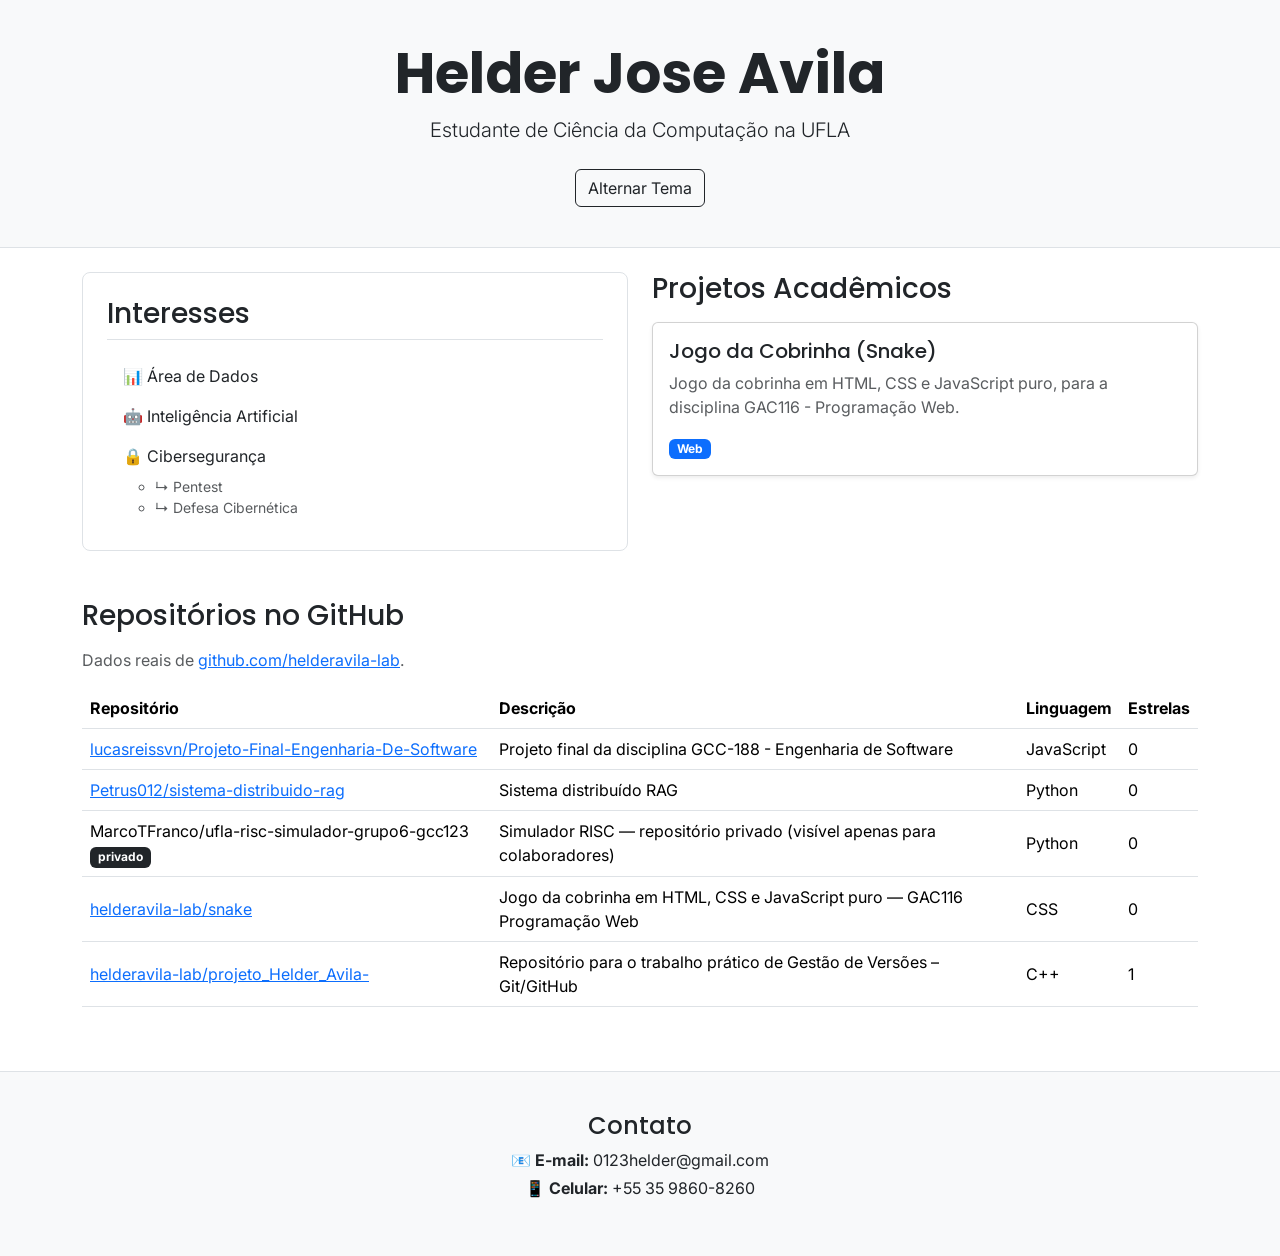
<file: index.html>
<!DOCTYPE html>
<html lang="pt-BR">
<head>
    <meta charset="UTF-8">
    <meta name="viewport" content="width=device-width, initial-scale=1.0">
    <title>Helder Jose Avila - Página Pessoal</title>

    <link href="https://cdn.jsdelivr.net/npm/bootstrap@5.3.3/dist/css/bootstrap.min.css" rel="stylesheet">

    <link rel="preconnect" href="https://fonts.googleapis.com">
    <link rel="preconnect" href="https://fonts.gstatic.com" crossorigin>
    <link href="https://fonts.googleapis.com/css2?family=Poppins:wght@600;700;800&family=Inter:wght@400;500;600&display=swap" rel="stylesheet">

    <link rel="stylesheet" href="css/style.css">
</head>
<body>

    <header class="text-center border-bottom mb-4">
        <div class="container">
            <h1 class="display-4 fw-bold">Helder Jose Avila</h1>
            <p class="lead">Estudante de Ciência da Computação na UFLA</p>
            <button id="toggle-theme" class="btn btn-outline-dark mt-2">Alternar Tema</button>
        </div>
    </header>

    <main class="container">
        <div class="row g-4">

            <section id="interesses" class="col-md-6">
                <div class="p-4 border rounded-3 h-100">
                    <h2 class="h3 border-bottom pb-2">Interesses</h2>
                    <ul class="list-group list-group-flush mt-3">
                        <li class="list-group-item bg-transparent border-0">📊 Área de Dados</li>
                        <li class="list-group-item bg-transparent border-0">🤖 Inteligência Artificial</li>
                        <li class="list-group-item bg-transparent border-0">
                            🔒 Cibersegurança
                            <ul class="mt-2 mb-0">
                                <li class="text-muted small">↳ Pentest</li>
                                <li class="text-muted small">↳ Defesa Cibernética</li>
                            </ul>
                        </li>
                    </ul>
                </div>
            </section>

            <section id="projetos" class="col-md-6">
                <h2 class="h3 mb-3">Projetos Acadêmicos</h2>

                <article class="card mb-3 shadow-sm">
                    <div class="card-body">
                        <h3 class="h5 card-title">Jogo da Cobrinha (Snake)</h3>
                        <p class="card-text text-muted">Jogo da cobrinha em HTML, CSS e JavaScript puro, para a disciplina GAC116 - Programação Web.</p>
                        <span class="badge bg-primary">Web</span>
                    </div>
                </article>
            </section>

        </div>

        <section id="repositorios" class="mt-5">
            <h2 class="h3 mb-3">Repositórios no GitHub</h2>
            <p class="text-muted">Dados reais de <a href="https://github.com/helderavila-lab" target="_blank" rel="noopener">github.com/helderavila-lab</a>.</p>
            <div class="table-responsive">
                <table class="table table-hover align-middle">
                    <thead>
                        <tr>
                            <th scope="col">Repositório</th>
                            <th scope="col">Descrição</th>
                            <th scope="col">Linguagem</th>
                            <th scope="col">Estrelas</th>
                        </tr>
                    </thead>
                    <tbody>
                        <tr>
                            <td><a href="https://github.com/lucasreissvn/Projeto-Final-Engenharia-De-Software" target="_blank" rel="noopener">lucasreissvn/Projeto-Final-Engenharia-De-Software</a></td>
                            <td>Projeto final da disciplina GCC-188 - Engenharia de Software</td>
                            <td>JavaScript</td>
                            <td>0</td>
                        </tr>
                        <tr>
                            <td><a href="https://github.com/Petrus012/sistema-distribuido-rag" target="_blank" rel="noopener">Petrus012/sistema-distribuido-rag</a></td>
                            <td>Sistema distribuído RAG</td>
                            <td>Python</td>
                            <td>0</td>
                        </tr>
                        <tr>
                            <td>MarcoTFranco/ufla-risc-simulador-grupo6-gcc123 <span class="badge bg-dark">privado</span></td>
                            <td>Simulador RISC — repositório privado (visível apenas para colaboradores)</td>
                            <td>Python</td>
                            <td>0</td>
                        </tr>
                        <tr>
                            <td><a href="https://github.com/helderavila-lab/snake" target="_blank" rel="noopener">helderavila-lab/snake</a></td>
                            <td>Jogo da cobrinha em HTML, CSS e JavaScript puro — GAC116 Programação Web</td>
                            <td>CSS</td>
                            <td>0</td>
                        </tr>
                        <tr>
                            <td><a href="https://github.com/helderavila-lab/projeto_Helder_Avila-" target="_blank" rel="noopener">helderavila-lab/projeto_Helder_Avila-</a></td>
                            <td>Repositório para o trabalho prático de Gestão de Versões – Git/GitHub</td>
                            <td>C++</td>
                            <td>1</td>
                        </tr>
                    </tbody>
                </table>
            </div>
        </section>
    </main>

    <footer class="mt-5 border-top">
        <div class="container text-center">
            <h2 class="h4">Contato</h2>
            <p class="mb-1">📧 <strong>E-mail:</strong> 0123helder@gmail.com</p>
            <p>📱 <strong>Celular:</strong> +55 35 9860-8260</p>
        </div>
    </footer>

    <script src="js/theme.js"></script>
</body>
</html>
</file>
<file: css/style.css>
/* Transição suave para a troca de cores */
body {
    font-family: 'Inter', -apple-system, BlinkMacSystemFont, sans-serif;
    transition: background-color 0.3s ease, color 0.3s ease;
}

h1, h2, h3, h4, h5, h6 {
    font-family: 'Poppins', -apple-system, BlinkMacSystemFont, sans-serif;
}

/* Definições do Tema Escuro (Azul Marinho) */
body.tema-escuro {
    background-color: #0a1929 !important;
    color: #e8eef5 !important;
}

/* Ajuste dos cards no modo escuro */
body.tema-escuro .card {
    background-color: #0f2942;
    border-color: #1e3a5f;
    color: #e8eef5;
}

/* O Bootstrap usa cores fixas (variáveis CSS) nesses componentes, então
   precisam ser sobrescritas explicitamente para o tema escuro */
body.tema-escuro .card-title,
body.tema-escuro .card-text,
body.tema-escuro .list-group-item,
body.tema-escuro h1,
body.tema-escuro h2,
body.tema-escuro h3,
body.tema-escuro h4,
body.tema-escuro h5,
body.tema-escuro h6 {
    color: #e8eef5;
}

body.tema-escuro .text-muted {
    color: #9fb3c8 !important;
}

body.tema-escuro .border,
body.tema-escuro .border-bottom,
body.tema-escuro .border-top {
    border-color: #1e3a5f !important;
}

body.tema-escuro .table {
    --bs-table-color: #e8eef5;
    --bs-table-bg: transparent;
    --bs-table-border-color: #1e3a5f;
    --bs-table-hover-bg: #0f2942;
    --bs-table-hover-color: #e8eef5;
}

header, footer {
    padding: 40px 0;
    background-color: #f8f9fa;
}

body.tema-escuro header, body.tema-escuro footer {
    background-color: #071624;
}
</file>
